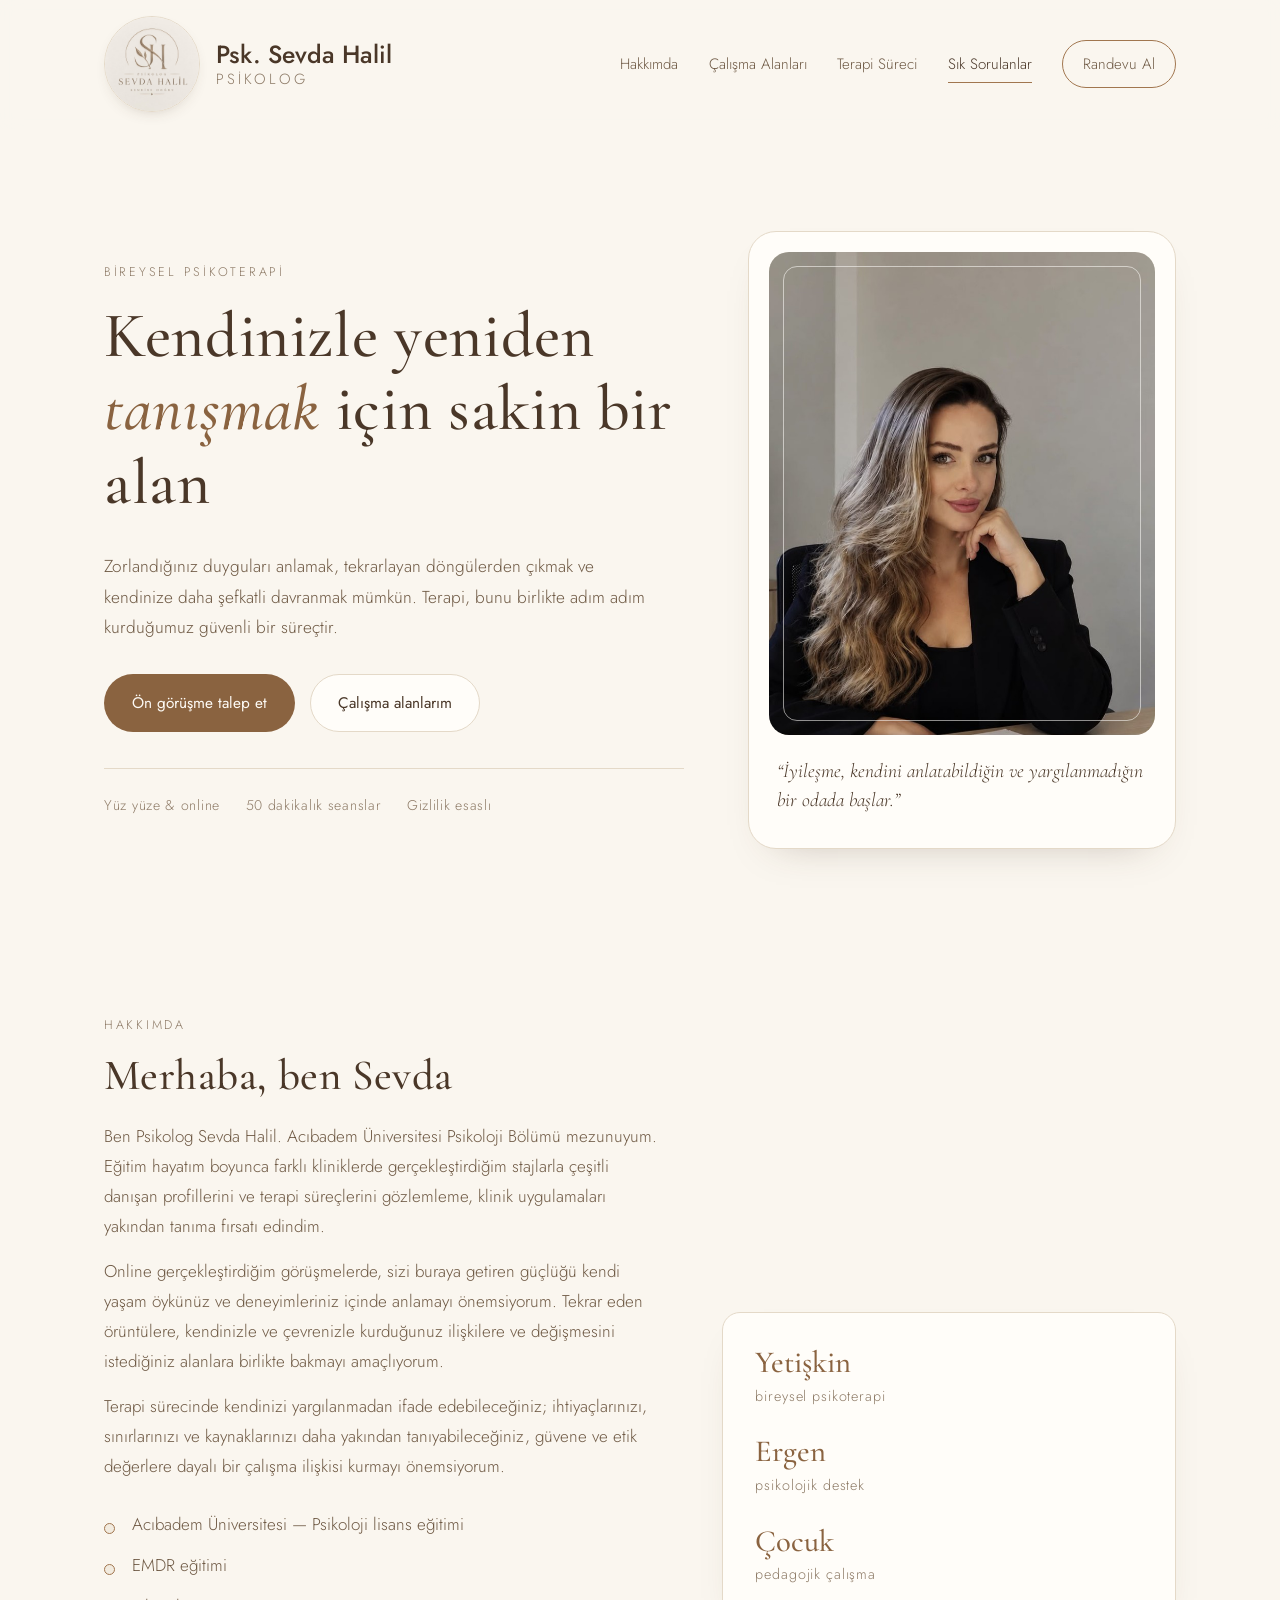
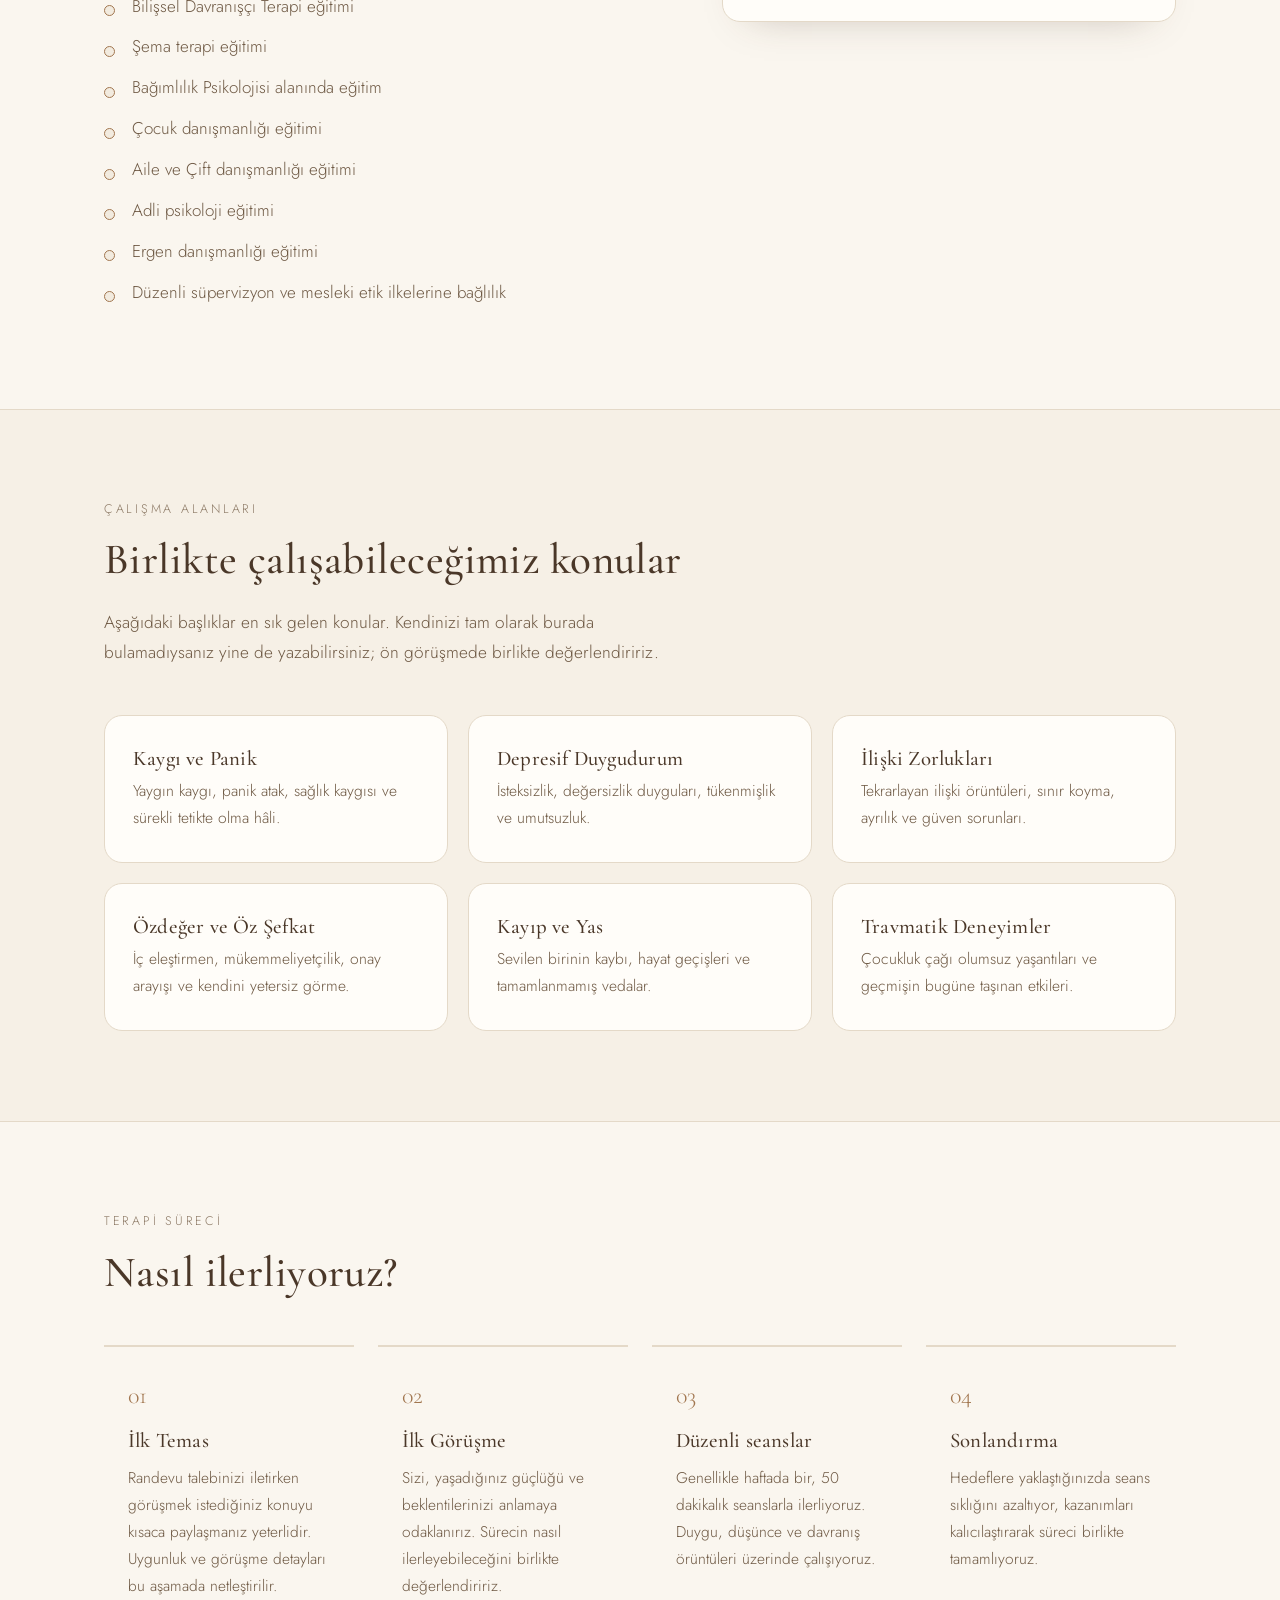
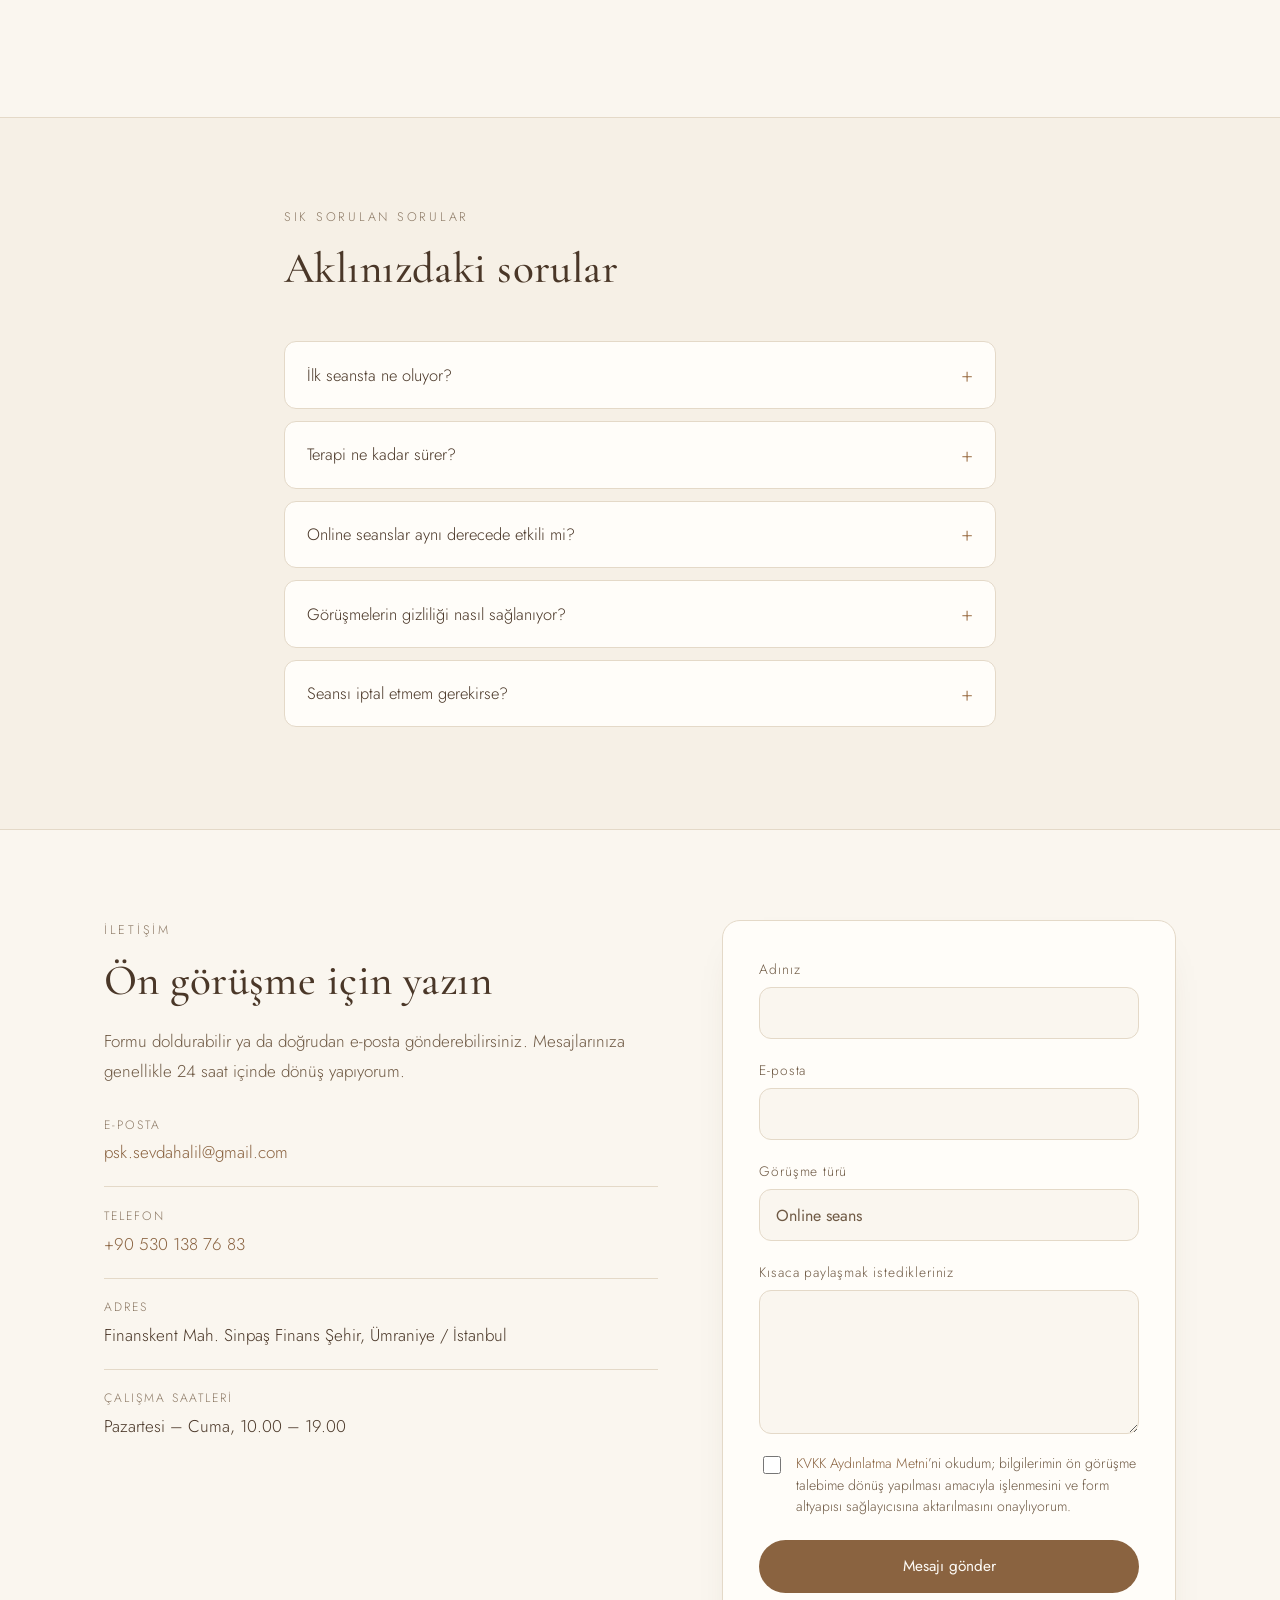
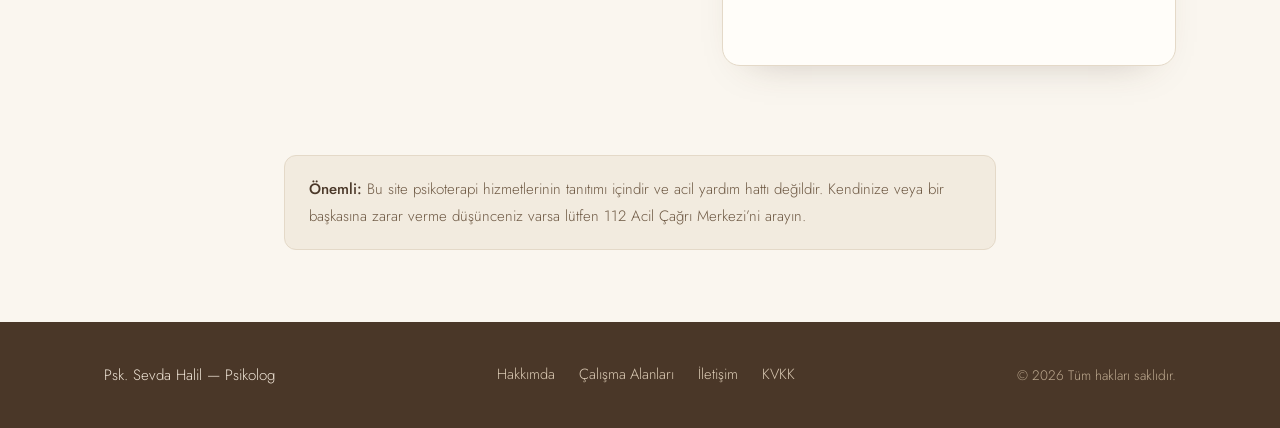
<file: index.html>
<!DOCTYPE html>
<html lang="tr">
<head>
  <meta charset="UTF-8" />
  <meta name="viewport" content="width=device-width, initial-scale=1.0" />
  <title>Psk. Sevda Halil | Psikolog</title>
  <meta name="description" content="Psk. Sevda Halil ile bireysel psikoterapi. Kaygı, depresyon, ilişki sorunları ve travma alanlarında Ümraniye, İstanbul'da yüz yüze ve online danışmanlık." />
  <meta name="theme-color" content="#faf6ef" />
  <link rel="canonical" href="https://psksevdahalil.com/" />
  <meta property="og:type" content="website" />
  <meta property="og:locale" content="tr_TR" />
  <meta property="og:site_name" content="Psk. Sevda Halil" />
  <meta property="og:url" content="https://psksevdahalil.com/" />
  <meta property="og:title" content="Psk. Sevda Halil | Psikolog" />
  <meta property="og:description" content="Bireysel psikoterapi: kaygı, depresyon, ilişki sorunları ve travma alanlarında Ümraniye, İstanbul'da yüz yüze ve online danışmanlık." />
  <meta name="twitter:card" content="summary" />
  <link rel="icon" href="favicon.svg" type="image/svg+xml" />
  <link rel="preconnect" href="https://fonts.googleapis.com" />
  <link rel="preconnect" href="https://fonts.gstatic.com" crossorigin />
  <link href="https://fonts.googleapis.com/css2?family=Cormorant+Garamond:wght@400;500;600&family=Jost:wght@300;400;500&display=swap" rel="stylesheet" />
  <link rel="stylesheet" href="styles.css?v=6" />
  <script type="application/ld+json">
    {
      "@context": "https://schema.org",
      "@type": "Psychologist",
      "name": "Psk. Sevda Halil",
      "description": "Yetişkinlerle bireysel psikoterapi çalışan psikolog.",
      "email": "psk.sevdahalil@gmail.com",
      "telephone": "+90 530 138 76 83",
      "areaServed": "İstanbul",
      "availableLanguage": "tr",
      "address": {
        "@type": "PostalAddress",
        "streetAddress": "Finanskent Mah. Sinpaş Finans Şehir",
        "addressLocality": "Ümraniye",
        "addressRegion": "İstanbul",
        "addressCountry": "TR"
      }
    }
  </script>
</head>
<body>
  <a class="skip-link" href="#main">İçeriğe geç</a>

  <header class="site-header" id="header">
    <div class="container header-inner">
      <a class="brand" href="#hero" aria-label="Psk. Sevda Halil — Psikolog">
        <img
          class="brand-mark"
          src="logo.jpg"
          alt=""
          width="96"
          height="96"
        />
        <span class="brand-text">
          <strong>Psk. Sevda Halil</strong>
          <small>Psikolog</small>
        </span>
      </a>

      <nav class="nav" id="nav" aria-label="Ana menü">
        <a href="#hakkimda">Hakkımda</a>
        <a href="#alanlar">Çalışma Alanları</a>
        <a href="#surec">Terapi Süreci</a>
        <a href="#sss">Sık Sorulanlar</a>
        <a class="nav-cta" href="#iletisim">Randevu Al</a>
      </nav>

      <button class="nav-toggle" id="navToggle" aria-expanded="false" aria-controls="nav" aria-label="Menüyü aç">
        <span></span><span></span><span></span>
      </button>
    </div>
  </header>

  <main id="main">
    <section class="hero" id="hero">
      <div class="container hero-inner">
        <div class="hero-text reveal">
          <p class="eyebrow">Bireysel Psikoterapi</p>
          <h1>Kendinizle yeniden<br /><em>tanışmak</em> için sakin bir alan</h1>
          <p class="lead">
            Zorlandığınız duyguları anlamak, tekrarlayan döngülerden çıkmak ve kendinize
            daha şefkatli davranmak mümkün. Terapi, bunu birlikte adım adım kurduğumuz
            güvenli bir süreçtir.
          </p>
          <div class="hero-actions">
            <a class="btn btn-primary" href="#iletisim">Ön görüşme talep et</a>
            <a class="btn btn-ghost" href="#alanlar">Çalışma alanlarım</a>
          </div>
          <ul class="hero-meta">
            <li>Yüz yüze &amp; online</li>
            <li>50 dakikalık seanslar</li>
            <li>Gizlilik esaslı</li>
          </ul>
        </div>

        <div class="hero-card reveal">
          <div class="portrait">
            <img
              src="portrait.jpg"
              alt="Psk. Sevda Halil"
              width="800"
              height="1000"
            />
          </div>
          <blockquote>
            “İyileşme, kendini anlatabildiğin ve yargılanmadığın bir odada başlar.”
          </blockquote>
        </div>
      </div>
    </section>

    <section class="section" id="hakkimda">
      <div class="container split">
        <div class="reveal">
          <p class="eyebrow">Hakkımda</p>
          <h2>Merhaba, ben Sevda</h2>
          <p>
            Ben Psikolog Sevda Halil. Acıbadem Üniversitesi Psikoloji Bölümü mezunuyum.
            Eğitim hayatım boyunca farklı kliniklerde gerçekleştirdiğim stajlarla çeşitli
            danışan profillerini ve terapi süreçlerini gözlemleme, klinik uygulamaları
            yakından tanıma fırsatı edindim.
          </p>
          <p>
            Online gerçekleştirdiğim görüşmelerde, sizi buraya getiren güçlüğü kendi yaşam
            öykünüz ve deneyimleriniz içinde anlamayı önemsiyorum. Tekrar eden örüntülere,
            kendinizle ve çevrenizle kurduğunuz ilişkilere ve değişmesini istediğiniz
            alanlara birlikte bakmayı amaçlıyorum.
          </p>
          <p>
            Terapi sürecinde kendinizi yargılanmadan ifade edebileceğiniz; ihtiyaçlarınızı,
            sınırlarınızı ve kaynaklarınızı daha yakından tanıyabileceğiniz, güvene ve etik
            değerlere dayalı bir çalışma ilişkisi kurmayı önemsiyorum.
          </p>
          <ul class="checklist">
            <li>Acıbadem Üniversitesi — Psikoloji lisans eğitimi</li>
            <li>EMDR eğitimi</li>
            <li>Bilişsel Davranışçı Terapi eğitimi</li>
            <li>Şema terapi eğitimi</li>
            <li>Bağımlılık Psikolojisi alanında eğitim</li>
            <li>Çocuk danışmanlığı eğitimi</li>
            <li>Aile ve Çift danışmanlığı eğitimi</li>
            <li>Adli psikoloji eğitimi</li>
            <li>Ergen danışmanlığı eğitimi</li>
            <li>Düzenli süpervizyon ve mesleki etik ilkelerine bağlılık</li>
          </ul>
        </div>

        <div class="stat-col reveal">
          <aside class="stat-card">
            <div class="stat">
              <strong>Yetişkin</strong>
              <span>bireysel psikoterapi</span>
            </div>
            <div class="stat">
              <strong>Ergen</strong>
              <span>psikolojik destek</span>
            </div>
            <div class="stat">
              <strong>Çocuk</strong>
              <span>pedagojik çalışma</span>
            </div>
          </aside>
        </div>
      </div>
    </section>

    <section class="section section-tint" id="alanlar">
      <div class="container">
        <div class="section-head reveal">
          <p class="eyebrow">Çalışma Alanları</p>
          <h2>Birlikte çalışabileceğimiz konular</h2>
          <p class="lead">
            Aşağıdaki başlıklar en sık gelen konular. Kendinizi tam olarak burada
            bulamadıysanız yine de yazabilirsiniz; ön görüşmede birlikte değerlendiririz.
          </p>
        </div>

        <div class="grid">
          <article class="card reveal">
            <h3>Kaygı ve Panik</h3>
            <p>Yaygın kaygı, panik atak, sağlık kaygısı ve sürekli tetikte olma hâli.</p>
          </article>
          <article class="card reveal">
            <h3>Depresif Duygudurum</h3>
            <p>İsteksizlik, değersizlik duyguları, tükenmişlik ve umutsuzluk.</p>
          </article>
          <article class="card reveal">
            <h3>İlişki Zorlukları</h3>
            <p>Tekrarlayan ilişki örüntüleri, sınır koyma, ayrılık ve güven sorunları.</p>
          </article>
          <article class="card reveal">
            <h3>Özdeğer ve Öz Şefkat</h3>
            <p>İç eleştirmen, mükemmeliyetçilik, onay arayışı ve kendini yetersiz görme.</p>
          </article>
          <article class="card reveal">
            <h3>Kayıp ve Yas</h3>
            <p>Sevilen birinin kaybı, hayat geçişleri ve tamamlanmamış vedalar.</p>
          </article>
          <article class="card reveal">
            <h3>Travmatik Deneyimler</h3>
            <p>Çocukluk çağı olumsuz yaşantıları ve geçmişin bugüne taşınan etkileri.</p>
          </article>
        </div>
      </div>
    </section>

    <section class="section" id="surec">
      <div class="container">
        <div class="section-head reveal">
          <p class="eyebrow">Terapi Süreci</p>
          <h2>Nasıl ilerliyoruz?</h2>
        </div>

        <ol class="steps">
          <li class="reveal">
            <span class="step-no">01</span>
            <h3>İlk Temas</h3>
            <p>
              Randevu talebinizi iletirken görüşmek istediğiniz konuyu kısaca paylaşmanız
              yeterlidir. Uygunluk ve görüşme detayları bu aşamada netleştirilir.
            </p>
          </li>
          <li class="reveal">
            <span class="step-no">02</span>
            <h3>İlk Görüşme</h3>
            <p>
              Sizi, yaşadığınız güçlüğü ve beklentilerinizi anlamaya odaklanırız.
              Sürecin nasıl ilerleyebileceğini birlikte değerlendiririz.
            </p>
          </li>
          <li class="reveal">
            <span class="step-no">03</span>
            <h3>Düzenli seanslar</h3>
            <p>
              Genellikle haftada bir, 50 dakikalık seanslarla ilerliyoruz. Duygu, düşünce
              ve davranış örüntüleri üzerinde çalışıyoruz.
            </p>
          </li>
          <li class="reveal">
            <span class="step-no">04</span>
            <h3>Sonlandırma</h3>
            <p>
              Hedeflere yaklaştığınızda seans sıklığını azaltıyor, kazanımları
              kalıcılaştırarak süreci birlikte tamamlıyoruz.
            </p>
          </li>
        </ol>
      </div>
    </section>

    <section class="section section-tint" id="sss">
      <div class="container narrow">
        <div class="section-head reveal">
          <p class="eyebrow">Sık Sorulan Sorular</p>
          <h2>Aklınızdaki sorular</h2>
        </div>

        <div class="faq">
          <details class="reveal">
            <summary>İlk seansta ne oluyor?</summary>
            <p>
              İlk seans bir tanışma seansıdır. Zorlandığınız konuları, geçmiş terapi
              deneyimlerinizi ve hedeflerinizi konuşuruz. Devam etmek zorunda değilsiniz;
              bu görüşme aynı zamanda bana dair bir izlenim edinmeniz içindir.
            </p>
          </details>
          <details class="reveal">
            <summary>Terapi ne kadar sürer?</summary>
            <p>
              Süre; konunun kapsamına ve hedeflerinize göre değişir. Odaklı çalışmalar
              8–12 seansta tamamlanabilirken, köklü örüntüler üzerine çalışmak daha uzun
              sürebilir. Süreci belirli aralıklarla birlikte gözden geçiriyoruz.
            </p>
          </details>
          <details class="reveal">
            <summary>Online seanslar aynı derecede etkili mi?</summary>
            <p>
              Birçok konu için online seanslar yüz yüze görüşmelerle benzer etkinliğe
              sahiptir. Sessiz, yalnız kalabileceğiniz bir ortam ve stabil internet
              bağlantısı yeterlidir.
            </p>
          </details>
          <details class="reveal">
            <summary>Görüşmelerin gizliliği nasıl sağlanıyor?</summary>
            <p>
              Seanslarda paylaştığınız her şey meslek etiği ve yasal düzenlemeler
              çerçevesinde gizlidir. Gizliliğin istisnaları (kendinize veya bir başkasına
              yönelik ciddi risk gibi) ilk seansta açıkça paylaşılır.
            </p>
          </details>
          <details class="reveal">
            <summary>Seansı iptal etmem gerekirse?</summary>
            <p>
              Seansınızı en az 24 saat önce haber vererek ücretsiz iptal edebilir veya
              erteleyebilirsiniz. Daha kısa sürede yapılan iptallerde seans ücreti geçerli
              olur.
            </p>
          </details>
        </div>
      </div>
    </section>

    <section class="section" id="iletisim">
      <div class="container split">
        <div class="reveal">
          <p class="eyebrow">İletişim</p>
          <h2>Ön görüşme için yazın</h2>
          <p>
            Formu doldurabilir ya da doğrudan e-posta gönderebilirsiniz. Mesajlarınıza
            genellikle 24 saat içinde dönüş yapıyorum.
          </p>

          <ul class="contact-list">
            <li>
              <span>E-posta</span>
              <a href="mailto:psk.sevdahalil@gmail.com">psk.sevdahalil@gmail.com</a>
            </li>
            <li>
              <span>Telefon</span>
              <a href="tel:+905301387683">+90 530 138 76 83</a>
            </li>
            <li>
              <span>Adres</span>
              <p>Finanskent Mah. Sinpaş Finans Şehir, Ümraniye / İstanbul</p>
            </li>
            <li>
              <span>Çalışma saatleri</span>
              <p>Pazartesi – Cuma, 10.00 – 19.00</p>
            </li>
          </ul>
        </div>

        <form
          class="form reveal"
          id="contactForm"
          method="POST"
          action="https://formspree.io/f/xkjnqenp"
          novalidate
        >
          <div class="field">
            <label for="name">Adınız</label>
            <input id="name" name="name" type="text" autocomplete="name" required />
          </div>
          <div class="field">
            <label for="email">E-posta</label>
            <input id="email" name="email" type="email" autocomplete="email" required />
          </div>
          <div class="field">
            <label for="topic">Görüşme türü</label>
            <input
              id="topic"
              name="topic"
              type="text"
              value="Online seans"
              readonly
            />
          </div>
          <div class="field">
            <label for="message">Kısaca paylaşmak istedikleriniz</label>
            <textarea id="message" name="message" rows="5" required></textarea>
          </div>

          <label class="consent">
            <input id="consent" name="consent" type="checkbox" required />
            <span>
              <a href="kvkk.html" target="_blank" rel="noopener">KVKK Aydınlatma
              Metni</a>’ni okudum; bilgilerimin ön görüşme talebime dönüş yapılması
              amacıyla işlenmesini ve form altyapısı sağlayıcısına aktarılmasını
              onaylıyorum.
            </span>
          </label>

          <input type="hidden" name="_subject" value="Web sitesinden ön görüşme talebi" />
          <input type="text" name="_gotcha" tabindex="-1" autocomplete="off" hidden />

          <button class="btn btn-primary" id="submitBtn" type="submit">Mesajı gönder</button>
          <p class="form-note" id="formNote" role="status" aria-live="polite"></p>
        </form>
      </div>
    </section>

    <section class="notice">
      <div class="container narrow">
        <p>
          <strong>Önemli:</strong> Bu site psikoterapi hizmetlerinin tanıtımı içindir ve
          acil yardım hattı değildir. Kendinize veya bir başkasına zarar verme
          düşünceniz varsa lütfen 112 Acil Çağrı Merkezi’ni arayın.
        </p>
      </div>
    </section>
  </main>

  <footer class="site-footer">
    <div class="container footer-inner">
      <p class="footer-brand">Psk. Sevda Halil — Psikolog</p>
      <nav aria-label="Alt menü">
        <a href="#hakkimda">Hakkımda</a>
        <a href="#alanlar">Çalışma Alanları</a>
        <a href="#iletisim">İletişim</a>
        <a href="kvkk.html">KVKK</a>
      </nav>
      <p class="footer-copy">© <span id="year">2026</span> Tüm hakları saklıdır.</p>
    </div>
  </footer>

  <script src="script.js"></script>
</body>
</html>
</file>
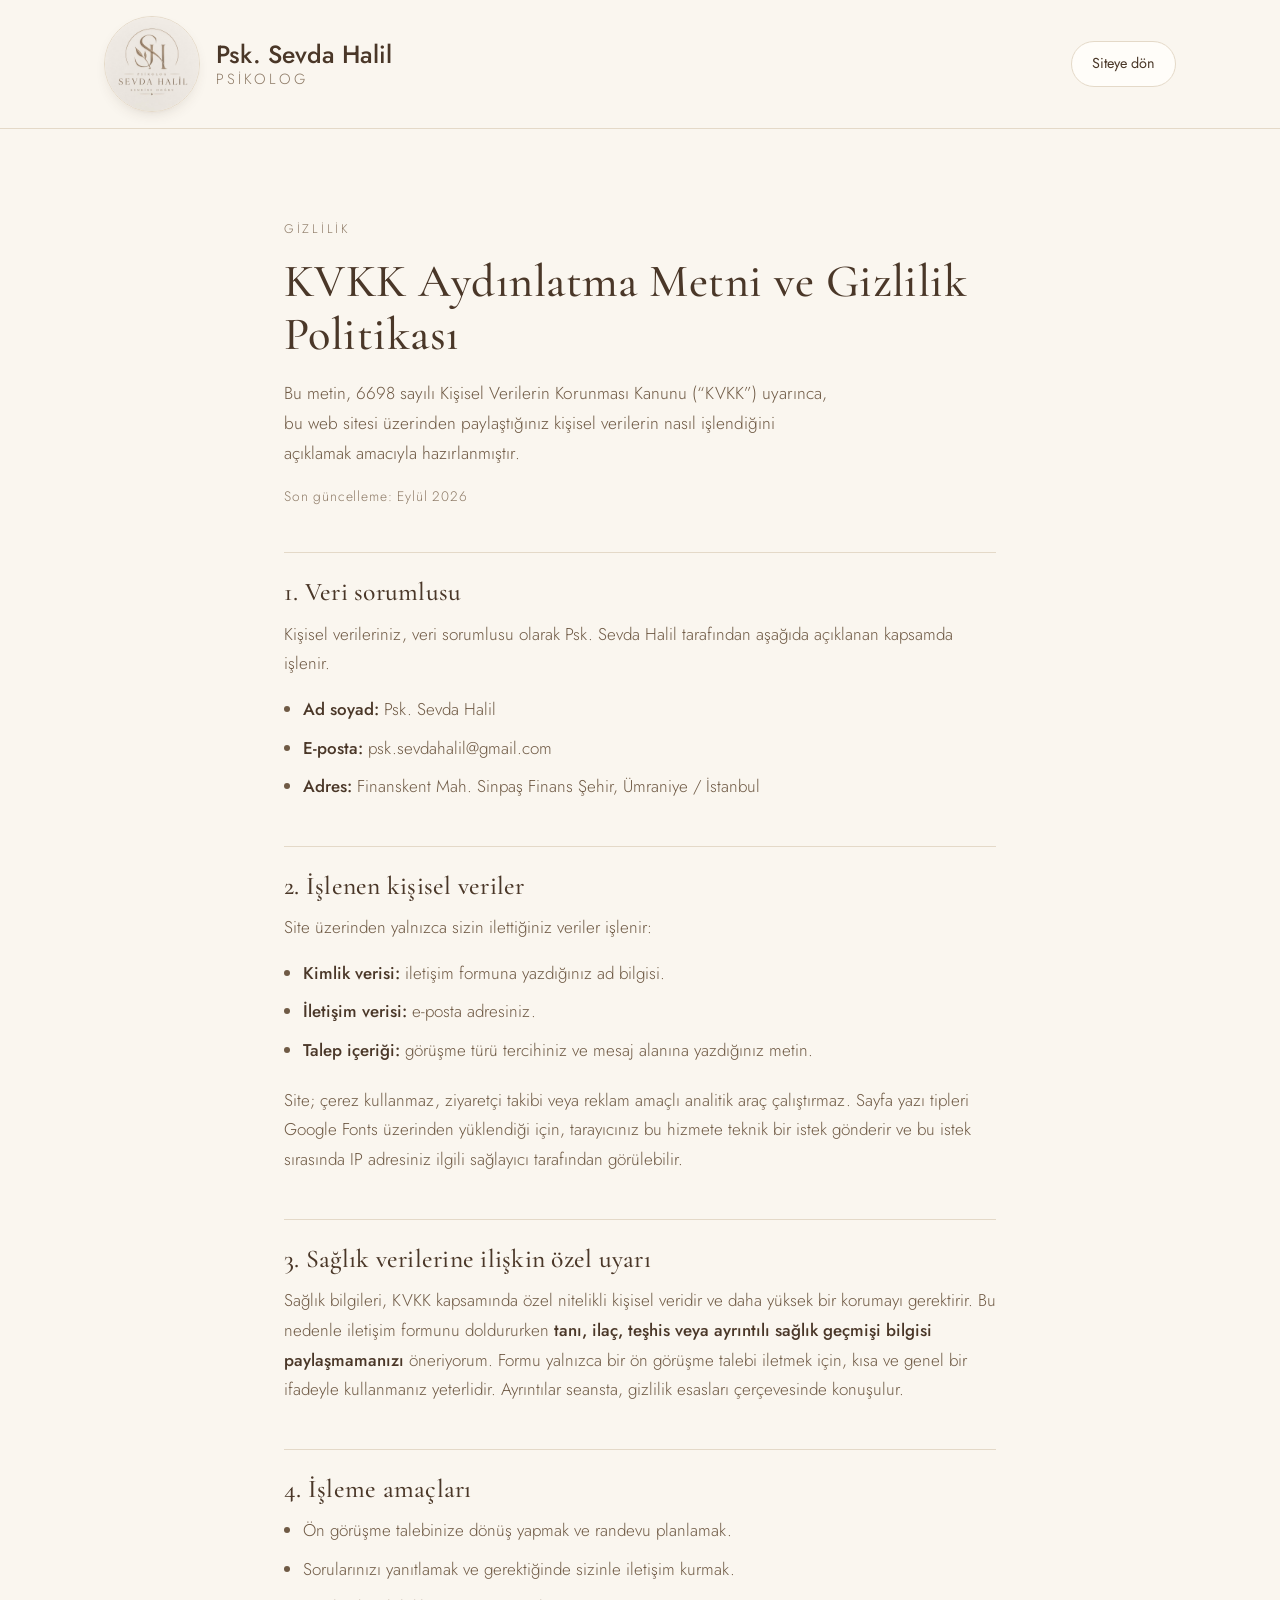
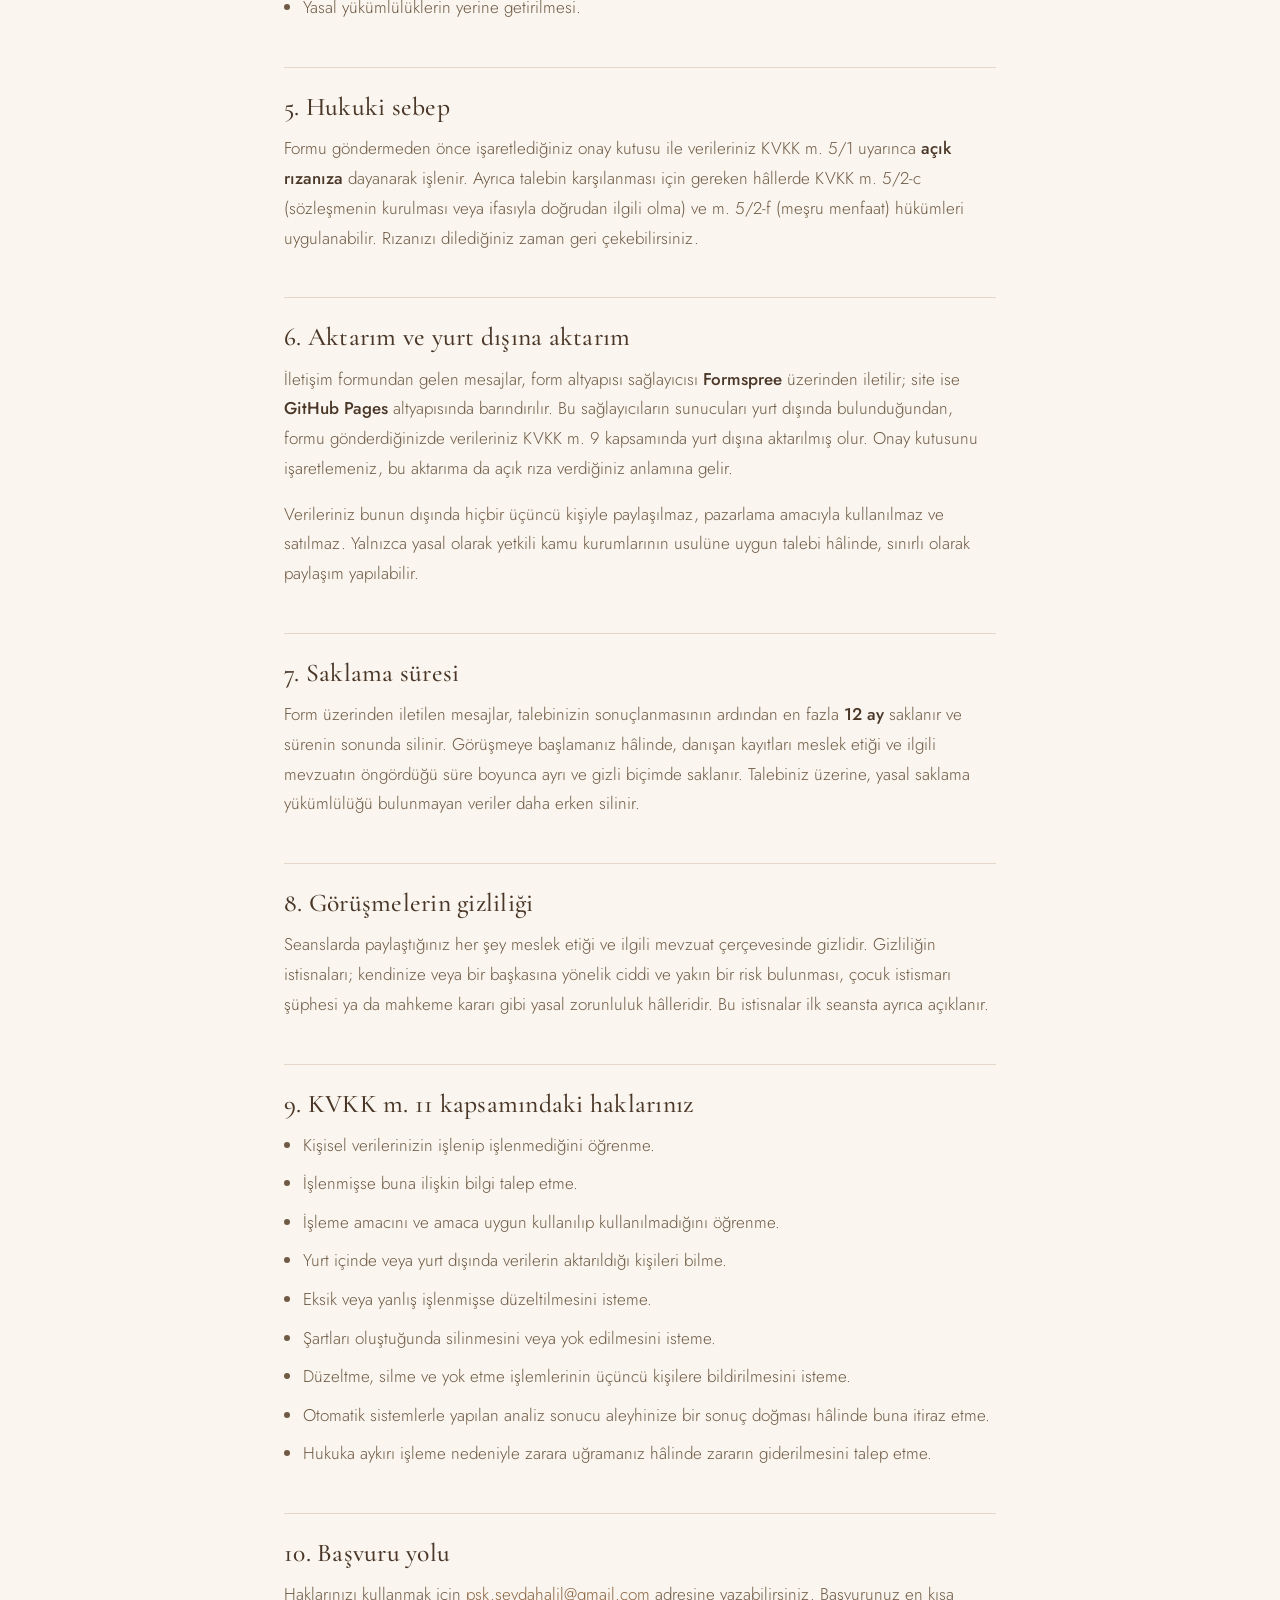
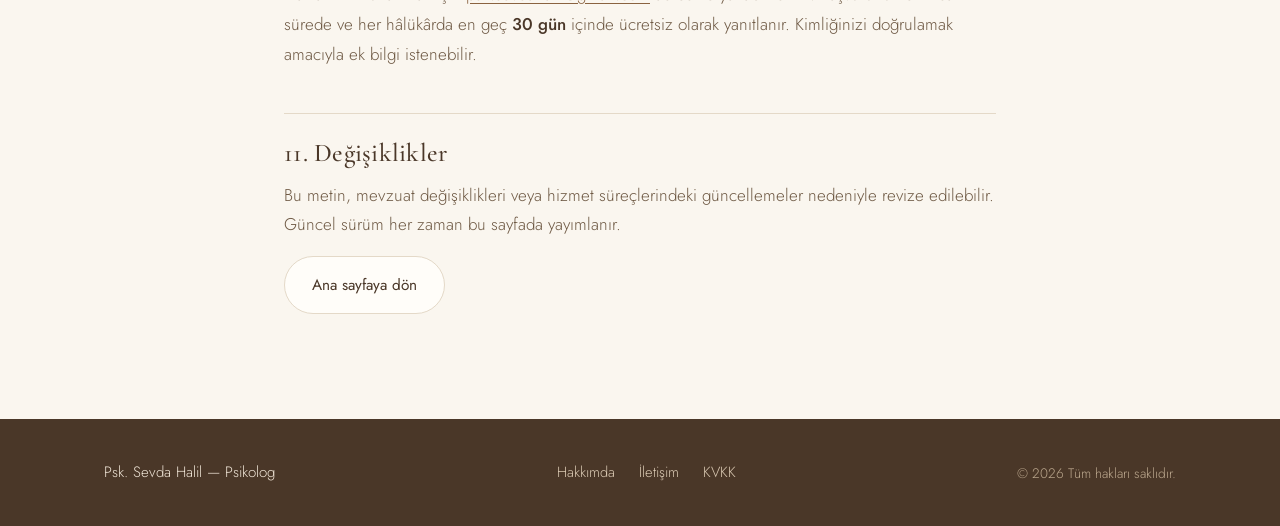
<file: kvkk.html>
<!DOCTYPE html>
<html lang="tr">
<head>
  <meta charset="UTF-8" />
  <meta name="viewport" content="width=device-width, initial-scale=1.0" />
  <title>KVKK Aydınlatma Metni | Psk. Sevda Halil</title>
  <meta name="description" content="Psk. Sevda Halil web sitesi üzerinden iletilen kişisel verilerin işlenmesine ilişkin KVKK aydınlatma metni ve gizlilik politikası." />
  <meta name="theme-color" content="#faf6ef" />
  <link rel="canonical" href="https://psksevdahalil.com/kvkk.html" />
  <link rel="icon" href="favicon.svg" type="image/svg+xml" />
  <link rel="preconnect" href="https://fonts.googleapis.com" />
  <link rel="preconnect" href="https://fonts.gstatic.com" crossorigin />
  <link href="https://fonts.googleapis.com/css2?family=Cormorant+Garamond:wght@400;500;600&family=Jost:wght@300;400;500&display=swap" rel="stylesheet" />
  <link rel="stylesheet" href="styles.css?v=6" />
</head>
<body>
  <a class="skip-link" href="#main">İçeriğe geç</a>

  <header class="site-header is-scrolled">
    <div class="container header-inner">
      <a class="brand" href="index.html" aria-label="Psk. Sevda Halil — Psikolog">
        <img
          class="brand-mark"
          src="logo.jpg"
          alt=""
          width="96"
          height="96"
        />
        <span class="brand-text">
          <strong>Psk. Sevda Halil</strong>
          <small>Psikolog</small>
        </span>
      </a>
      <a class="btn btn-ghost btn-compact" href="index.html">Siteye dön</a>
    </div>
  </header>

  <main id="main" class="section">
    <div class="container narrow legal">
      <p class="eyebrow">Gizlilik</p>
      <h1>KVKK Aydınlatma Metni ve Gizlilik Politikası</h1>
      <p class="lead">
        Bu metin, 6698 sayılı Kişisel Verilerin Korunması Kanunu (“KVKK”) uyarınca, bu
        web sitesi üzerinden paylaştığınız kişisel verilerin nasıl işlendiğini
        açıklamak amacıyla hazırlanmıştır.
      </p>
      <p class="legal-date">Son güncelleme: Eylül 2026</p>

      <h2>1. Veri sorumlusu</h2>
      <p>
        Kişisel verileriniz, veri sorumlusu olarak Psk. Sevda Halil tarafından aşağıda
        açıklanan kapsamda işlenir.
      </p>
      <ul>
        <li><strong>Ad soyad:</strong> Psk. Sevda Halil</li>
        <li><strong>E-posta:</strong> psk.sevdahalil@gmail.com</li>
        <li><strong>Adres:</strong> Finanskent Mah. Sinpaş Finans Şehir, Ümraniye / İstanbul</li>
      </ul>

      <h2>2. İşlenen kişisel veriler</h2>
      <p>Site üzerinden yalnızca sizin ilettiğiniz veriler işlenir:</p>
      <ul>
        <li><strong>Kimlik verisi:</strong> iletişim formuna yazdığınız ad bilgisi.</li>
        <li><strong>İletişim verisi:</strong> e-posta adresiniz.</li>
        <li>
          <strong>Talep içeriği:</strong> görüşme türü tercihiniz ve mesaj alanına
          yazdığınız metin.
        </li>
      </ul>
      <p>
        Site; çerez kullanmaz, ziyaretçi takibi veya reklam amaçlı analitik araç
        çalıştırmaz. Sayfa yazı tipleri Google Fonts üzerinden yüklendiği için,
        tarayıcınız bu hizmete teknik bir istek gönderir ve bu istek sırasında IP
        adresiniz ilgili sağlayıcı tarafından görülebilir.
      </p>

      <h2>3. Sağlık verilerine ilişkin özel uyarı</h2>
      <p>
        Sağlık bilgileri, KVKK kapsamında özel nitelikli kişisel veridir ve daha yüksek
        bir korumayı gerektirir. Bu nedenle iletişim formunu doldururken
        <strong>tanı, ilaç, teşhis veya ayrıntılı sağlık geçmişi bilgisi
        paylaşmamanızı</strong> öneriyorum. Formu yalnızca bir ön görüşme talebi
        iletmek için, kısa ve genel bir ifadeyle kullanmanız yeterlidir. Ayrıntılar
        seansta, gizlilik esasları çerçevesinde konuşulur.
      </p>

      <h2>4. İşleme amaçları</h2>
      <ul>
        <li>Ön görüşme talebinize dönüş yapmak ve randevu planlamak.</li>
        <li>Sorularınızı yanıtlamak ve gerektiğinde sizinle iletişim kurmak.</li>
        <li>Yasal yükümlülüklerin yerine getirilmesi.</li>
      </ul>

      <h2>5. Hukuki sebep</h2>
      <p>
        Formu göndermeden önce işaretlediğiniz onay kutusu ile verileriniz KVKK
        m. 5/1 uyarınca <strong>açık rızanıza</strong> dayanarak işlenir. Ayrıca talebin
        karşılanması için gereken hâllerde KVKK m. 5/2-c (sözleşmenin kurulması veya
        ifasıyla doğrudan ilgili olma) ve m. 5/2-f (meşru menfaat) hükümleri
        uygulanabilir. Rızanızı dilediğiniz zaman geri çekebilirsiniz.
      </p>

      <h2>6. Aktarım ve yurt dışına aktarım</h2>
      <p>
        İletişim formundan gelen mesajlar, form altyapısı sağlayıcısı
        <strong>Formspree</strong> üzerinden iletilir; site ise
        <strong>GitHub Pages</strong> altyapısında barındırılır. Bu sağlayıcıların
        sunucuları yurt dışında bulunduğundan, formu gönderdiğinizde verileriniz
        KVKK m. 9 kapsamında yurt dışına aktarılmış olur. Onay kutusunu işaretlemeniz,
        bu aktarıma da açık rıza verdiğiniz anlamına gelir.
      </p>
      <p>
        Verileriniz bunun dışında hiçbir üçüncü kişiyle paylaşılmaz, pazarlama amacıyla
        kullanılmaz ve satılmaz. Yalnızca yasal olarak yetkili kamu kurumlarının usulüne
        uygun talebi hâlinde, sınırlı olarak paylaşım yapılabilir.
      </p>

      <h2>7. Saklama süresi</h2>
      <p>
        Form üzerinden iletilen mesajlar, talebinizin sonuçlanmasının ardından en fazla
        <strong>12 ay</strong> saklanır ve sürenin sonunda silinir. Görüşmeye başlamanız
        hâlinde, danışan kayıtları meslek etiği ve ilgili mevzuatın öngördüğü süre
        boyunca ayrı ve gizli biçimde saklanır. Talebiniz üzerine, yasal saklama
        yükümlülüğü bulunmayan veriler daha erken silinir.
      </p>

      <h2>8. Görüşmelerin gizliliği</h2>
      <p>
        Seanslarda paylaştığınız her şey meslek etiği ve ilgili mevzuat çerçevesinde
        gizlidir. Gizliliğin istisnaları; kendinize veya bir başkasına yönelik ciddi ve
        yakın bir risk bulunması, çocuk istismarı şüphesi ya da mahkeme kararı gibi
        yasal zorunluluk hâlleridir. Bu istisnalar ilk seansta ayrıca açıklanır.
      </p>

      <h2>9. KVKK m. 11 kapsamındaki haklarınız</h2>
      <ul>
        <li>Kişisel verilerinizin işlenip işlenmediğini öğrenme.</li>
        <li>İşlenmişse buna ilişkin bilgi talep etme.</li>
        <li>İşleme amacını ve amaca uygun kullanılıp kullanılmadığını öğrenme.</li>
        <li>Yurt içinde veya yurt dışında verilerin aktarıldığı kişileri bilme.</li>
        <li>Eksik veya yanlış işlenmişse düzeltilmesini isteme.</li>
        <li>Şartları oluştuğunda silinmesini veya yok edilmesini isteme.</li>
        <li>Düzeltme, silme ve yok etme işlemlerinin üçüncü kişilere bildirilmesini isteme.</li>
        <li>
          Otomatik sistemlerle yapılan analiz sonucu aleyhinize bir sonuç doğması
          hâlinde buna itiraz etme.
        </li>
        <li>Hukuka aykırı işleme nedeniyle zarara uğramanız hâlinde zararın giderilmesini talep etme.</li>
      </ul>

      <h2>10. Başvuru yolu</h2>
      <p>
        Haklarınızı kullanmak için
        <a href="mailto:psk.sevdahalil@gmail.com">psk.sevdahalil@gmail.com</a> adresine
        yazabilirsiniz. Başvurunuz en kısa sürede ve her hâlükârda en geç
        <strong>30 gün</strong> içinde ücretsiz olarak yanıtlanır. Kimliğinizi
        doğrulamak amacıyla ek bilgi istenebilir.
      </p>

      <h2>11. Değişiklikler</h2>
      <p>
        Bu metin, mevzuat değişiklikleri veya hizmet süreçlerindeki güncellemeler
        nedeniyle revize edilebilir. Güncel sürüm her zaman bu sayfada yayımlanır.
      </p>

      <p><a class="btn btn-ghost" href="index.html">Ana sayfaya dön</a></p>
    </div>
  </main>

  <footer class="site-footer">
    <div class="container footer-inner">
      <p class="footer-brand">Psk. Sevda Halil — Psikolog</p>
      <nav aria-label="Alt menü">
        <a href="index.html#hakkimda">Hakkımda</a>
        <a href="index.html#iletisim">İletişim</a>
        <a href="kvkk.html">KVKK</a>
      </nav>
      <p class="footer-copy">© <span id="year">2026</span> Tüm hakları saklıdır.</p>
    </div>
  </footer>

  <script>
    document.getElementById("year").textContent = new Date().getFullYear();
  </script>
</body>
</html>
</file>
<file: styles.css>
:root {
  --cream: #faf6ef;
  --cream-deep: #f2ebdf;
  --cream-tint: #f6f0e6;
  --surface: #fffdf9;
  --brown: #4a3728;
  --brown-soft: #6f5a45;
  --brown-muted: #8d7a66;
  --accent: #a1764f;
  --accent-deep: #8a6340;
  --line: #e4d9c8;
  --radius: 18px;
  --radius-sm: 12px;
  --header-h: 128px;
  --shadow: 0 18px 40px -28px rgba(74, 55, 40, 0.35);
  --maxw: 1120px;
}

* {
  box-sizing: border-box;
}

html {
  scroll-behavior: smooth;
}

body {
  margin: 0;
  background: var(--cream);
  color: var(--brown);
  font-family: "Jost", "Helvetica Neue", Arial, sans-serif;
  font-weight: 300;
  font-size: 17px;
  line-height: 1.75;
  -webkit-font-smoothing: antialiased;
}

h1,
h2,
h3 {
  font-family: "Cormorant Garamond", Georgia, serif;
  font-weight: 500;
  color: var(--brown);
  line-height: 1.15;
  margin: 0 0 0.5em;
  letter-spacing: 0.01em;
}

h1 {
  font-size: clamp(2.5rem, 5.4vw, 4rem);
}

h2 {
  font-size: clamp(1.9rem, 3.4vw, 2.7rem);
}

h3 {
  font-size: 1.3rem;
}

p {
  margin: 0 0 1rem;
  color: var(--brown-soft);
}

em {
  font-style: italic;
  color: var(--accent-deep);
}

a {
  color: var(--accent-deep);
  text-decoration: none;
  transition: color 0.2s ease;
}

a:hover {
  color: var(--brown);
}

img {
  max-width: 100%;
  display: block;
}

.container {
  width: 100%;
  max-width: var(--maxw);
  margin: 0 auto;
  padding: 0 24px;
}

.container.narrow {
  max-width: 760px;
}

.eyebrow {
  font-size: 0.78rem;
  letter-spacing: 0.22em;
  text-transform: uppercase;
  color: var(--brown-muted);
  margin-bottom: 0.9rem;
}

.lead {
  font-size: 1.08rem;
  color: var(--brown-soft);
  max-width: 56ch;
}

.skip-link {
  position: absolute;
  left: -999px;
  top: 0;
  background: var(--surface);
  padding: 0.75rem 1rem;
  z-index: 100;
}

.skip-link:focus {
  left: 12px;
  top: 12px;
}

:focus-visible {
  outline: 2px solid var(--accent);
  outline-offset: 3px;
  border-radius: 4px;
}

/* Header */
.site-header {
  position: sticky;
  top: 0;
  z-index: 50;
  background: rgba(250, 246, 239, 0.86);
  backdrop-filter: blur(10px);
  border-bottom: 1px solid transparent;
  transition: border-color 0.3s ease, background 0.3s ease;
}

.site-header.is-scrolled {
  border-bottom-color: var(--line);
  background: rgba(250, 246, 239, 0.95);
}

.header-inner {
  display: flex;
  align-items: center;
  justify-content: space-between;
  gap: 1.5rem;
  min-height: var(--header-h);
}

.brand {
  display: flex;
  align-items: center;
  gap: 1rem;
  color: var(--brown);
}

.brand-mark {
  width: 96px;
  height: 96px;
  flex: none;
  display: block;
  border-radius: 50%;
  object-fit: cover;
  border: 1px solid var(--line);
  box-shadow: 0 6px 18px -12px rgba(74, 55, 40, 0.45);
}

.brand-text {
  display: flex;
  flex-direction: column;
  line-height: 1.25;
}

.brand-text strong {
  font-weight: 500;
  font-size: 1.55rem;
  white-space: nowrap;
}

.brand-text small {
  font-size: 0.92rem;
  letter-spacing: 0.2em;
  text-transform: uppercase;
  color: var(--brown-muted);
}

.nav {
  display: flex;
  align-items: center;
  gap: 1.9rem;
}

.nav a {
  font-size: 0.94rem;
  color: var(--brown-soft);
  position: relative;
  white-space: nowrap;
}

.nav a:not(.nav-cta)::after {
  content: "";
  position: absolute;
  left: 0;
  bottom: -6px;
  width: 0;
  height: 1px;
  background: var(--accent);
  transition: width 0.25s ease;
}

.nav a:not(.nav-cta):hover::after,
.nav a:not(.nav-cta).is-active::after {
  width: 100%;
}

.nav a.is-active {
  color: var(--brown);
}

.nav-cta {
  padding: 0.6rem 1.25rem;
  border: 1px solid var(--accent);
  border-radius: 999px;
  color: var(--accent-deep);
  transition: background 0.25s ease, color 0.25s ease;
}

.nav-cta:hover {
  background: var(--accent);
  color: var(--surface);
}

.nav-toggle {
  display: none;
  width: 44px;
  height: 44px;
  border: 1px solid var(--line);
  border-radius: 50%;
  background: var(--surface);
  cursor: pointer;
  padding: 0;
}

.nav-toggle span {
  display: block;
  width: 18px;
  height: 1.5px;
  margin: 3.5px auto;
  background: var(--brown);
  transition: transform 0.25s ease, opacity 0.2s ease;
}

.nav-toggle[aria-expanded="true"] span:nth-child(1) {
  transform: translateY(5px) rotate(45deg);
}

.nav-toggle[aria-expanded="true"] span:nth-child(2) {
  opacity: 0;
}

.nav-toggle[aria-expanded="true"] span:nth-child(3) {
  transform: translateY(-5px) rotate(-45deg);
}

/* Buttons */
.btn {
  display: inline-flex;
  align-items: center;
  justify-content: center;
  gap: 0.5rem;
  padding: 0.9rem 1.7rem;
  border-radius: 999px;
  border: 1px solid transparent;
  font-family: inherit;
  font-size: 0.96rem;
  font-weight: 400;
  cursor: pointer;
  transition: transform 0.2s ease, background 0.25s ease, color 0.25s ease;
}

.btn:hover {
  transform: translateY(-2px);
}

.btn-primary {
  background: var(--accent-deep);
  color: #fdfaf5;
}

.btn-primary:hover {
  background: var(--brown);
  color: #fdfaf5;
}

.btn-ghost {
  border-color: var(--line);
  color: var(--brown);
  background: var(--surface);
}

.btn-ghost:hover {
  border-color: var(--accent);
  color: var(--accent-deep);
}

/* Hero */
.hero {
  padding: clamp(3.5rem, 8vw, 7rem) 0 clamp(3rem, 6vw, 5.5rem);
}

.hero-inner {
  display: grid;
  grid-template-columns: 1.15fr 0.85fr;
  gap: clamp(2rem, 5vw, 4.5rem);
  align-items: center;
}

.hero-actions {
  display: flex;
  flex-wrap: wrap;
  gap: 0.9rem;
  margin: 2rem 0 2.25rem;
}

.hero-meta {
  display: flex;
  flex-wrap: wrap;
  gap: 1.6rem;
  list-style: none;
  margin: 0;
  padding: 1.5rem 0 0;
  border-top: 1px solid var(--line);
  font-size: 0.88rem;
  letter-spacing: 0.05em;
  color: var(--brown-muted);
}

.hero-card {
  background: var(--surface);
  border: 1px solid var(--line);
  border-radius: 28px;
  padding: 1.25rem;
  box-shadow: var(--shadow);
}

.portrait {
  aspect-ratio: 4 / 5;
  border-radius: 20px;
  position: relative;
  overflow: hidden;
  background: var(--cream-deep);
}

.portrait img {
  width: 100%;
  height: 100%;
  object-fit: cover;
  object-position: center top;
  display: block;
}

.portrait::after {
  content: "";
  position: absolute;
  inset: 14px;
  border: 1px solid rgba(255, 253, 249, 0.55);
  border-radius: 14px;
  pointer-events: none;
}

.hero-card blockquote {
  margin: 1.35rem 0.5rem 0.75rem;
  font-family: "Cormorant Garamond", Georgia, serif;
  font-size: 1.22rem;
  font-style: italic;
  line-height: 1.5;
  color: var(--brown);
}

/* Sections */
.section {
  padding: clamp(3.5rem, 7vw, 6rem) 0;
}

.section-tint {
  background: var(--cream-tint);
  border-top: 1px solid var(--line);
  border-bottom: 1px solid var(--line);
}

.section-head {
  max-width: 640px;
  margin-bottom: clamp(2rem, 4vw, 3rem);
}

.split {
  display: grid;
  grid-template-columns: 1.1fr 0.9fr;
  gap: clamp(2rem, 5vw, 4rem);
  align-items: start;
}

#hakkimda .split {
  align-items: center;
}

#hakkimda .stat-col.reveal,
#hakkimda .split > .reveal {
  /* Transform, grid dikey ortalamayı bozuyor */
  transform: none;
}

#hakkimda .stat-card {
  width: 100%;
}

.checklist {
  list-style: none;
  margin: 1.75rem 0 0;
  padding: 0;
}

.checklist li {
  position: relative;
  padding-left: 1.75rem;
  margin-bottom: 0.7rem;
  color: var(--brown-soft);
}

.checklist li::before {
  content: "";
  position: absolute;
  left: 0;
  top: 0.78em;
  width: 9px;
  height: 9px;
  border-radius: 50%;
  border: 1px solid var(--accent);
  background: var(--cream-deep);
}

.stat-card {
  background: var(--surface);
  border: 1px solid var(--line);
  border-radius: var(--radius);
  padding: 2rem;
  box-shadow: var(--shadow);
  display: grid;
  gap: 1.5rem;
}

.stat strong {
  display: block;
  font-family: "Cormorant Garamond", Georgia, serif;
  font-size: clamp(1.45rem, 2.4vw, 2rem);
  font-weight: 500;
  color: var(--accent-deep);
  line-height: 1.15;
}

.stat span {
  font-size: 0.9rem;
  letter-spacing: 0.06em;
  color: var(--brown-muted);
}

/* Cards */
.grid {
  display: grid;
  grid-template-columns: repeat(auto-fit, minmax(270px, 1fr));
  gap: 1.25rem;
}

.card {
  background: var(--surface);
  border: 1px solid var(--line);
  border-radius: var(--radius);
  padding: 1.9rem 1.75rem;
  transition: transform 0.25s ease, box-shadow 0.25s ease;
}

.card:hover {
  transform: translateY(-4px);
  box-shadow: var(--shadow);
}

.card h3 {
  margin-bottom: 0.4rem;
}

.card p {
  margin: 0;
  font-size: 0.98rem;
}

/* Steps */
.steps {
  list-style: none;
  counter-reset: step;
  margin: 0;
  padding: 0;
  display: grid;
  grid-template-columns: repeat(auto-fit, minmax(240px, 1fr));
  gap: 1.5rem;
}

.steps li {
  padding: 1.75rem 1.5rem;
  border-top: 2px solid var(--line);
}

.step-no {
  font-family: "Cormorant Garamond", Georgia, serif;
  font-size: 1.5rem;
  color: var(--accent);
  display: block;
  margin-bottom: 0.75rem;
}

.steps p {
  font-size: 0.97rem;
  margin: 0;
}

/* FAQ */
.faq details {
  background: var(--surface);
  border: 1px solid var(--line);
  border-radius: var(--radius-sm);
  padding: 0 1.4rem;
  margin-bottom: 0.75rem;
}

.faq summary {
  cursor: pointer;
  list-style: none;
  padding: 1.15rem 2rem 1.15rem 0;
  font-size: 1.03rem;
  color: var(--brown);
  position: relative;
}

.faq summary::-webkit-details-marker {
  display: none;
}

.faq summary::after {
  content: "+";
  position: absolute;
  right: 0;
  top: 50%;
  transform: translateY(-50%);
  font-size: 1.3rem;
  color: var(--accent);
  transition: transform 0.25s ease;
}

.faq details[open] summary::after {
  content: "–";
}

.faq details p {
  margin: 0 0 1.25rem;
  font-size: 0.98rem;
  padding-right: 1rem;
}

/* Contact */
.contact-list {
  list-style: none;
  margin: 1.75rem 0 0;
  padding: 0;
  display: grid;
  gap: 1.15rem;
}

.contact-list li {
  display: grid;
  gap: 0.15rem;
  padding-bottom: 1.15rem;
  border-bottom: 1px solid var(--line);
}

.contact-list li:last-child {
  border-bottom: none;
  padding-bottom: 0;
}

.contact-list span {
  font-size: 0.76rem;
  letter-spacing: 0.16em;
  text-transform: uppercase;
  color: var(--brown-muted);
}

.contact-list p {
  margin: 0;
  color: var(--brown);
}

.form {
  background: var(--surface);
  border: 1px solid var(--line);
  border-radius: var(--radius);
  padding: clamp(1.6rem, 3vw, 2.25rem);
  box-shadow: var(--shadow);
}

.field {
  display: grid;
  gap: 0.4rem;
  margin-bottom: 1.15rem;
}

.field label {
  font-size: 0.86rem;
  letter-spacing: 0.06em;
  color: var(--brown-soft);
}

input,
select,
textarea {
  width: 100%;
  padding: 0.85rem 1rem;
  border: 1px solid var(--line);
  border-radius: var(--radius-sm);
  background: var(--cream);
  color: var(--brown);
  font-family: inherit;
  font-size: 1rem;
  transition: border-color 0.2s ease, background 0.2s ease;
}

textarea {
  resize: vertical;
}

input:focus,
select:focus,
textarea:focus {
  border-color: var(--accent);
  background: var(--surface);
  outline: none;
}

input[readonly] {
  cursor: default;
  color: var(--brown-soft);
}

input[readonly]:focus {
  border-color: var(--line);
  background: var(--cream);
}

.consent {
  display: flex;
  align-items: flex-start;
  gap: 0.7rem;
  margin: 0 0 1.35rem;
  font-size: 0.88rem;
  line-height: 1.55;
  color: var(--brown-soft);
  cursor: pointer;
}

.consent input {
  width: 18px;
  height: 18px;
  flex: none;
  margin-top: 0.2rem;
  accent-color: var(--accent-deep);
  padding: 0;
}

.form .btn {
  width: 100%;
}

.form .btn:disabled {
  opacity: 0.6;
  cursor: progress;
  transform: none;
}

.form-note {
  margin: 1rem 0 0;
  font-size: 0.9rem;
  min-height: 1.4em;
  color: var(--accent-deep);
}

.form-note.is-error {
  color: #a3543c;
}

/* Legal pages */
.legal h1 {
  font-size: clamp(2rem, 4vw, 2.9rem);
  margin-bottom: 1rem;
}

.legal h2 {
  font-size: clamp(1.3rem, 2.2vw, 1.6rem);
  margin-top: 2.75rem;
  padding-top: 1.5rem;
  border-top: 1px solid var(--line);
}

.legal ul {
  margin: 0 0 1.25rem;
  padding-left: 1.2rem;
  color: var(--brown-soft);
}

.legal li {
  margin-bottom: 0.55rem;
}

.legal strong {
  color: var(--brown);
  font-weight: 500;
}

.legal a:not(.btn) {
  text-decoration: underline;
  text-underline-offset: 3px;
}

.legal-date {
  font-size: 0.86rem;
  letter-spacing: 0.06em;
  color: var(--brown-muted);
}

.btn-compact {
  padding: 0.6rem 1.25rem;
  font-size: 0.9rem;
}

/* Notice */
.notice {
  padding: 0 0 clamp(3rem, 6vw, 4.5rem);
}

.notice p {
  margin: 0;
  background: var(--cream-deep);
  border: 1px solid var(--line);
  border-radius: var(--radius-sm);
  padding: 1.25rem 1.5rem;
  font-size: 0.94rem;
  color: var(--brown-soft);
}

.notice strong {
  color: var(--brown);
  font-weight: 500;
}

/* Footer */
.site-footer {
  background: var(--brown);
  color: #efe4d6;
  padding: 2.5rem 0;
}

.footer-inner {
  display: flex;
  flex-wrap: wrap;
  align-items: center;
  justify-content: space-between;
  gap: 1.25rem;
}

.site-footer p {
  margin: 0;
  color: #efe4d6;
  font-size: 0.94rem;
}

.site-footer nav {
  display: flex;
  gap: 1.5rem;
}

.site-footer a {
  color: #d9c8b2;
  font-size: 0.92rem;
}

.site-footer a:hover {
  color: #fffdf9;
}

.footer-copy {
  color: #bda98f !important;
  font-size: 0.86rem !important;
}

/* Reveal animation */
.reveal {
  opacity: 0;
  transform: translateY(18px);
  transition: opacity 0.7s ease, transform 0.7s ease;
}

.reveal.is-visible {
  opacity: 1;
  transform: none;
}

@media (prefers-reduced-motion: reduce) {
  html {
    scroll-behavior: auto;
  }

  .reveal {
    opacity: 1;
    transform: none;
    transition: none;
  }

  .btn:hover,
  .card:hover {
    transform: none;
  }
}

/* Responsive */
@media (max-width: 1040px) {
  .nav {
    gap: 1.35rem;
  }
}

@media (max-width: 980px) {
  .hero-inner,
  .split {
    grid-template-columns: 1fr;
  }

  .hero-card {
    max-width: 460px;
  }

  .stat-card {
    grid-template-columns: repeat(2, 1fr);
  }

  .nav-toggle {
    display: block;
  }

  .nav {
    position: fixed;
    inset: var(--header-h) 0 auto;
    flex-direction: column;
    align-items: stretch;
    gap: 0;
    background: var(--cream);
    border-bottom: 1px solid var(--line);
    padding: 0.5rem 24px 1.5rem;
    transform: translateY(-8px);
    opacity: 0;
    pointer-events: none;
    transition: opacity 0.25s ease, transform 0.25s ease;
  }

  .nav.is-open {
    opacity: 1;
    transform: none;
    pointer-events: auto;
  }

  .nav a {
    padding: 0.85rem 0;
    border-bottom: 1px solid var(--line);
    font-size: 1rem;
  }

  .nav a:not(.nav-cta)::after {
    display: none;
  }

  .nav-cta {
    margin-top: 1rem;
    text-align: center;
    border-bottom: 1px solid var(--accent);
  }
}

@media (max-width: 720px) {
  body {
    font-size: 16px;
  }

  .stat-card {
    grid-template-columns: 1fr;
  }

  .footer-inner {
    flex-direction: column;
    align-items: flex-start;
  }
}

@media (max-width: 480px) {
  :root {
    --header-h: 112px;
  }

  .brand {
    gap: 0.85rem;
  }

  .brand-mark {
    width: 80px;
    height: 80px;
  }

  .brand-text strong {
    font-size: 1.5rem;
  }

  .brand-text small {
    font-size: 0.88rem;
    letter-spacing: 0.18em;
  }
}

/* Dar telefonlarda marka, hamburger butonuyla sağ boşluğu paylaşabilsin. */
@media (max-width: 400px) {
  :root {
    --header-h: 104px;
  }

  .site-header .container {
    padding: 0 18px;
  }

  .header-inner {
    gap: 0.9rem;
  }

  .brand {
    gap: 0.7rem;
  }

  .brand-mark {
    width: 72px;
    height: 72px;
  }

  .brand-text strong {
    font-size: 1.35rem;
  }

  .brand-text small {
    font-size: 0.8rem;
    letter-spacing: 0.15em;
  }

  .nav-toggle {
    width: 40px;
    height: 40px;
  }

  .nav {
    padding-left: 18px;
    padding-right: 18px;
  }
}
</file>
